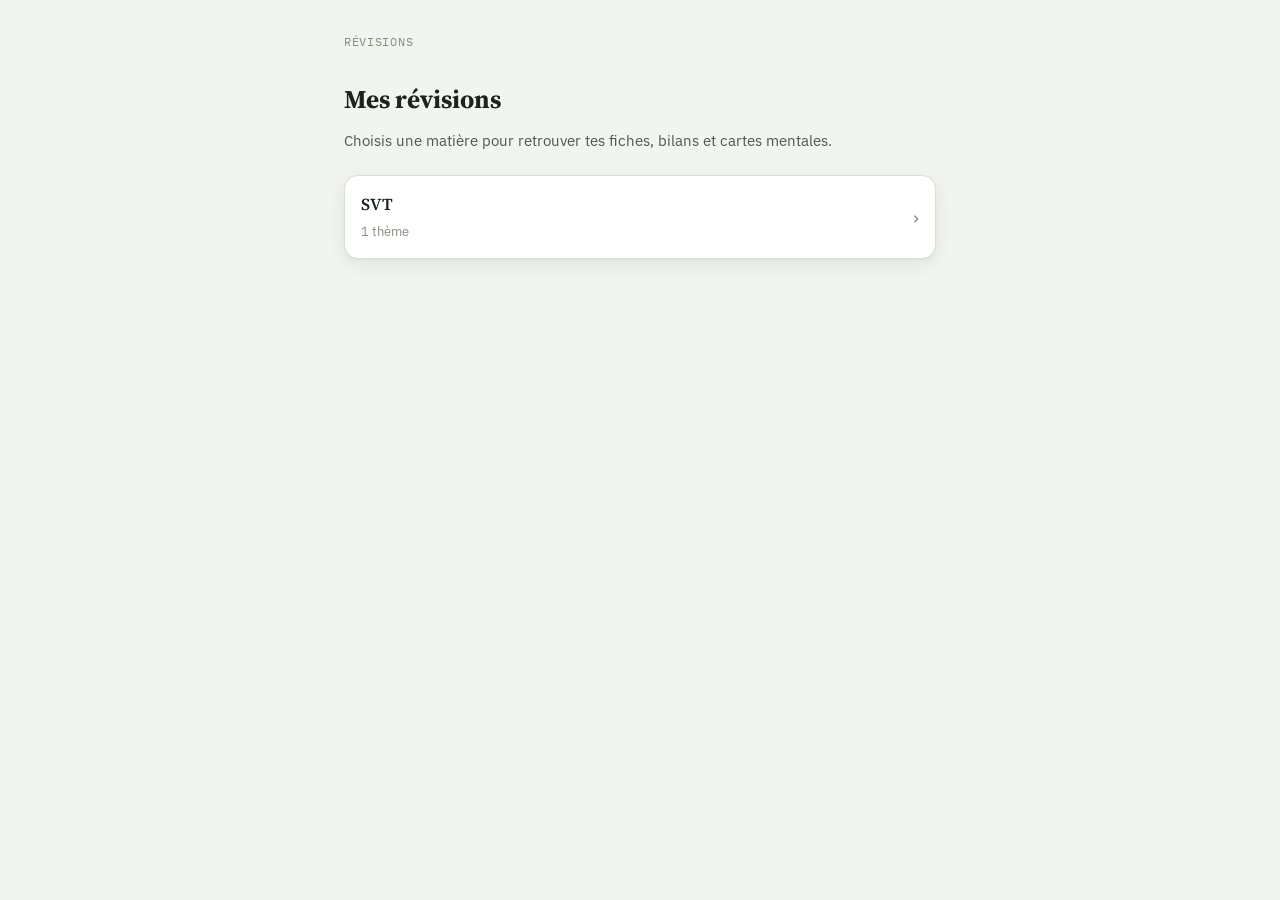
<file: index.html>
<!doctype html>
<html lang="fr">
<head>
<meta charset="utf-8">
<meta name="viewport" content="width=device-width, initial-scale=1, viewport-fit=cover">
<title>Révisions</title>

<!-- Installation sur l'écran d'accueil iOS : ces balises font que Safari
     propose "Ajouter à l'écran d'accueil" et que l'app s'ouvre ensuite en
     plein écran, sans barre d'adresse. -->
<link rel="manifest" href="manifest.json">
<meta name="apple-mobile-web-app-capable" content="yes">
<meta name="apple-mobile-web-app-status-bar-style" content="black-translucent">
<meta name="apple-mobile-web-app-title" content="Révisions">
<link rel="apple-touch-icon" href="icons/apple-touch-icon.png">
<meta name="theme-color" content="#7A2E63">

<link rel="preconnect" href="https://fonts.googleapis.com">
<link rel="preconnect" href="https://fonts.gstatic.com" crossorigin>
<link href="https://fonts.googleapis.com/css2?family=Source+Serif+4:opsz,wght@8..60,400;8..60,600;8..60,700&family=IBM+Plex+Sans:wght@400;500;600;700&family=IBM+Plex+Mono:wght@500;600&display=swap" rel="stylesheet">
<link rel="stylesheet" href="style.css">

<!-- KaTeX et marked sont livrés avec le site (dossier vendor/) plutôt que
     chargés depuis un CDN externe : ça évite toute dépendance à la
     disponibilité d'un tiers pour que Tom puisse consulter ses fiches. -->
<link rel="stylesheet" href="vendor/katex/katex.min.css">
<!-- Tous les scripts sont en "defer" et dans l'ordre de dépendance : ils
     s'exécutent après l'analyse du HTML mais avant que app.js démarre,
     donc marked/KaTeX sont toujours prêts quand app.js s'en sert. -->
<script defer src="vendor/katex/katex.min.js"></script>
<script defer src="vendor/katex/auto-render.min.js"></script>
<!-- marked : conversion Markdown -> HTML à l'affichage -->
<script defer src="vendor/marked.min.js"></script>
<script defer src="app.js"></script>
</head>
<body>
<div id="app">Chargement…</div>
</body>
</html>
</file>
<file: style.css>
/* ============================================================
   Feuille de style de l'app de consultation.
   Mêmes tokens de couleur / typographies que les fiches HTML du
   projet (voir templates/fiche-html-template.html côté dépôt de
   travail), pour que la navigation et les fiches se ressemblent.
   ============================================================ */

:root{
  --bg:#F1F4EF;
  --surface:#FFFFFF;
  --surface-2:#E8EEE6;
  --ink:#1C2420;
  --ink-soft:#4E5850;
  --ink-faint:#83907F;
  --line:#D9E1D6;
  --accent:#7A2E63;
  --accent-soft:#F2E4EC;
  --accent-2:#1F7A66;
  --accent-2-soft:#E0EFE8;
  --warn:#93591C;
  --warn-soft:#F5E9D6;
  --focus:#2F6FED;
  --shadow: 0 1px 2px rgba(28,36,32,0.06), 0 6px 20px rgba(28,36,32,0.07);
}
@media (prefers-color-scheme: dark){
  :root:not([data-theme="light"]){
    --bg:#12160F; --surface:#191F19; --surface-2:#212A20;
    --ink:#E9EDE4; --ink-soft:#AEBAA9; --ink-faint:#748073; --line:#2B342A;
    --accent:#E0A0C8; --accent-soft:#332330;
    --accent-2:#6BCBAE; --accent-2-soft:#173028;
    --warn:#E6B172; --warn-soft:#3A2E17; --focus:#7FA8FF;
    --shadow: 0 1px 2px rgba(0,0,0,0.3), 0 6px 24px rgba(0,0,0,0.35);
  }
}
:root[data-theme="dark"]{
  --bg:#12160F; --surface:#191F19; --surface-2:#212A20;
  --ink:#E9EDE4; --ink-soft:#AEBAA9; --ink-faint:#748073; --line:#2B342A;
  --accent:#E0A0C8; --accent-soft:#332330;
  --accent-2:#6BCBAE; --accent-2-soft:#173028;
  --warn:#E6B172; --warn-soft:#3A2E17; --focus:#7FA8FF;
  --shadow: 0 1px 2px rgba(0,0,0,0.3), 0 6px 24px rgba(0,0,0,0.35);
}

*{box-sizing:border-box;}
html,body{margin:0; padding:0;}
body{
  background:var(--bg); color:var(--ink);
  font-family:'IBM Plex Sans', system-ui, sans-serif;
  line-height:1.5;
  min-height:100vh;
  /* Marge de sécurité pour l'encoche / la barre du bas en PWA plein écran */
  padding:env(safe-area-inset-top) env(safe-area-inset-right) env(safe-area-inset-bottom) env(safe-area-inset-left);
}
h1,h2,h3{font-family:'Source Serif 4', Georgia, serif; text-wrap:balance; color:var(--ink); margin:0 0 .4em;}
p{margin:0 0 .8em;}
a{color:var(--accent);}
:focus-visible{outline:2px solid var(--focus); outline-offset:2px; border-radius:4px;}
::selection{background:var(--accent-soft); color:var(--ink);}

#app{max-width:640px; margin-inline:auto; padding:18px 18px 48px;}

/* --- Barre supérieure commune à tous les niveaux --- */
.topbar{
  display:flex; align-items:center; gap:10px;
  margin-bottom:20px; min-height:36px;
}
.back-btn{
  font-family:'IBM Plex Sans', sans-serif; font-size:0.9rem; font-weight:600;
  color:var(--accent); background:var(--accent-soft); border:none;
  border-radius:8px; padding:8px 14px; cursor:pointer;
  display:flex; align-items:center; gap:6px;
  -webkit-tap-highlight-color:transparent;
}
.back-btn:active{opacity:.8;}
.topbar .titre-courant{
  font-family:'IBM Plex Mono', monospace; font-size:0.72rem; letter-spacing:0.06em;
  text-transform:uppercase; color:var(--ink-faint); overflow:hidden;
  text-overflow:ellipsis; white-space:nowrap;
}

/* --- Accueil / listes (matières, notions, documents) --- */
.hero{margin-bottom:24px;}
.hero h1{font-size:1.6rem; font-weight:700;}
.hero p{color:var(--ink-soft); font-size:0.95rem; margin:0;}

.liste-cartes{list-style:none; margin:0; padding:0; display:flex; flex-direction:column; gap:10px;}
.carte{
  display:flex; align-items:center; gap:12px;
  background:var(--surface); border:1px solid var(--line); border-radius:14px;
  padding:16px 16px; box-shadow:var(--shadow); cursor:pointer;
  -webkit-tap-highlight-color:transparent;
  text-align:left; width:100%; font:inherit; color:inherit;
}
.carte:active{transform:scale(0.99);}
.carte .contenu{flex:1; min-width:0;}
.carte .titre{font-family:'Source Serif 4', Georgia, serif; font-weight:600; font-size:1.05rem; display:flex; align-items:center; gap:8px;}
.carte .sous-titre{font-size:0.82rem; color:var(--ink-faint); margin-top:2px;}
.carte .chevron{color:var(--ink-faint); flex:none; font-size:1.2rem;}

.pastille{
  display:inline-block; width:8px; height:8px; border-radius:50%;
  background:var(--accent-2); flex:none;
}
.pastille-texte{
  font-family:'IBM Plex Mono', monospace; font-size:0.65rem; letter-spacing:0.05em;
  text-transform:uppercase; color:var(--accent-2); font-weight:600;
}

.etat-vide{
  color:var(--ink-faint); font-size:0.92rem; font-style:italic;
  padding:24px 4px; text-align:center;
}

/* --- Niveau document : rendu Markdown / page HTML --- */
.doc-entete{margin-bottom:18px;}
.doc-entete .eyebrow{
  font-family:'IBM Plex Mono', monospace; font-size:0.7rem; letter-spacing:0.09em;
  text-transform:uppercase; color:var(--accent); display:flex; align-items:center; gap:8px;
}
.doc-entete .eyebrow::before{content:""; width:7px; height:7px; border-radius:50%; background:var(--accent); flex:none;}
.doc-entete h1{font-size:1.5rem; margin-top:6px;}
.doc-entete .maj{font-size:0.8rem; color:var(--ink-faint); margin-top:4px;}

.doc-rendu{
  background:var(--surface); border:1px solid var(--line); border-radius:14px;
  padding:20px 18px; box-shadow:var(--shadow);
  font-family:'Source Serif 4', Georgia, serif; font-size:1rem;
  overflow-wrap:break-word;
}
.doc-rendu h1{font-size:1.3rem;}
.doc-rendu h2{font-size:1.1rem; margin-top:1.4em; padding-top:.6em; border-top:1px solid var(--line);}
.doc-rendu h2:first-child{margin-top:0; padding-top:0; border-top:none;}
.doc-rendu ul, .doc-rendu ol{padding-left:1.3em;}
.doc-rendu li{margin-bottom:.4em;}
.doc-rendu code{
  font-family:'IBM Plex Mono', monospace; font-size:0.85em;
  background:var(--surface-2); border-radius:4px; padding:0.1em 0.35em;
}
.doc-rendu blockquote{
  margin:0; padding:10px 14px; border-left:3px solid var(--accent-2);
  background:var(--accent-2-soft); border-radius:0 10px 10px 0;
  font-size:0.95rem; color:var(--ink-soft);
}
.doc-rendu details{
  border:1px solid var(--accent-soft); border-radius:12px; overflow:hidden;
  margin-top:1em;
}
.doc-rendu summary{
  cursor:pointer; padding:12px 14px; background:var(--accent-soft);
  color:var(--accent); font-family:'IBM Plex Sans', sans-serif; font-weight:600;
  font-size:0.92rem;
}
.doc-rendu details > *:not(summary){padding:0 14px;}
.doc-rendu details[open] > *:last-child{padding-bottom:14px;}
/* Les formules KaTeX ne doivent jamais forcer un débordement horizontal
   de la page sur petit écran : on laisse le bloc défiler lui-même. */
.doc-rendu .katex-display{overflow-x:auto; overflow-y:hidden; padding-block:4px;}

.doc-iframe-wrap{margin:-18px; /* la page HTML gère déjà ses propres marges */ }
.doc-iframe-wrap iframe{
  display:block; width:100%; border:none;
  height:calc(100vh - 90px);
  background:var(--surface);
}

@media (min-width:480px){
  #app{padding:24px 24px 56px;}
}
</file>
